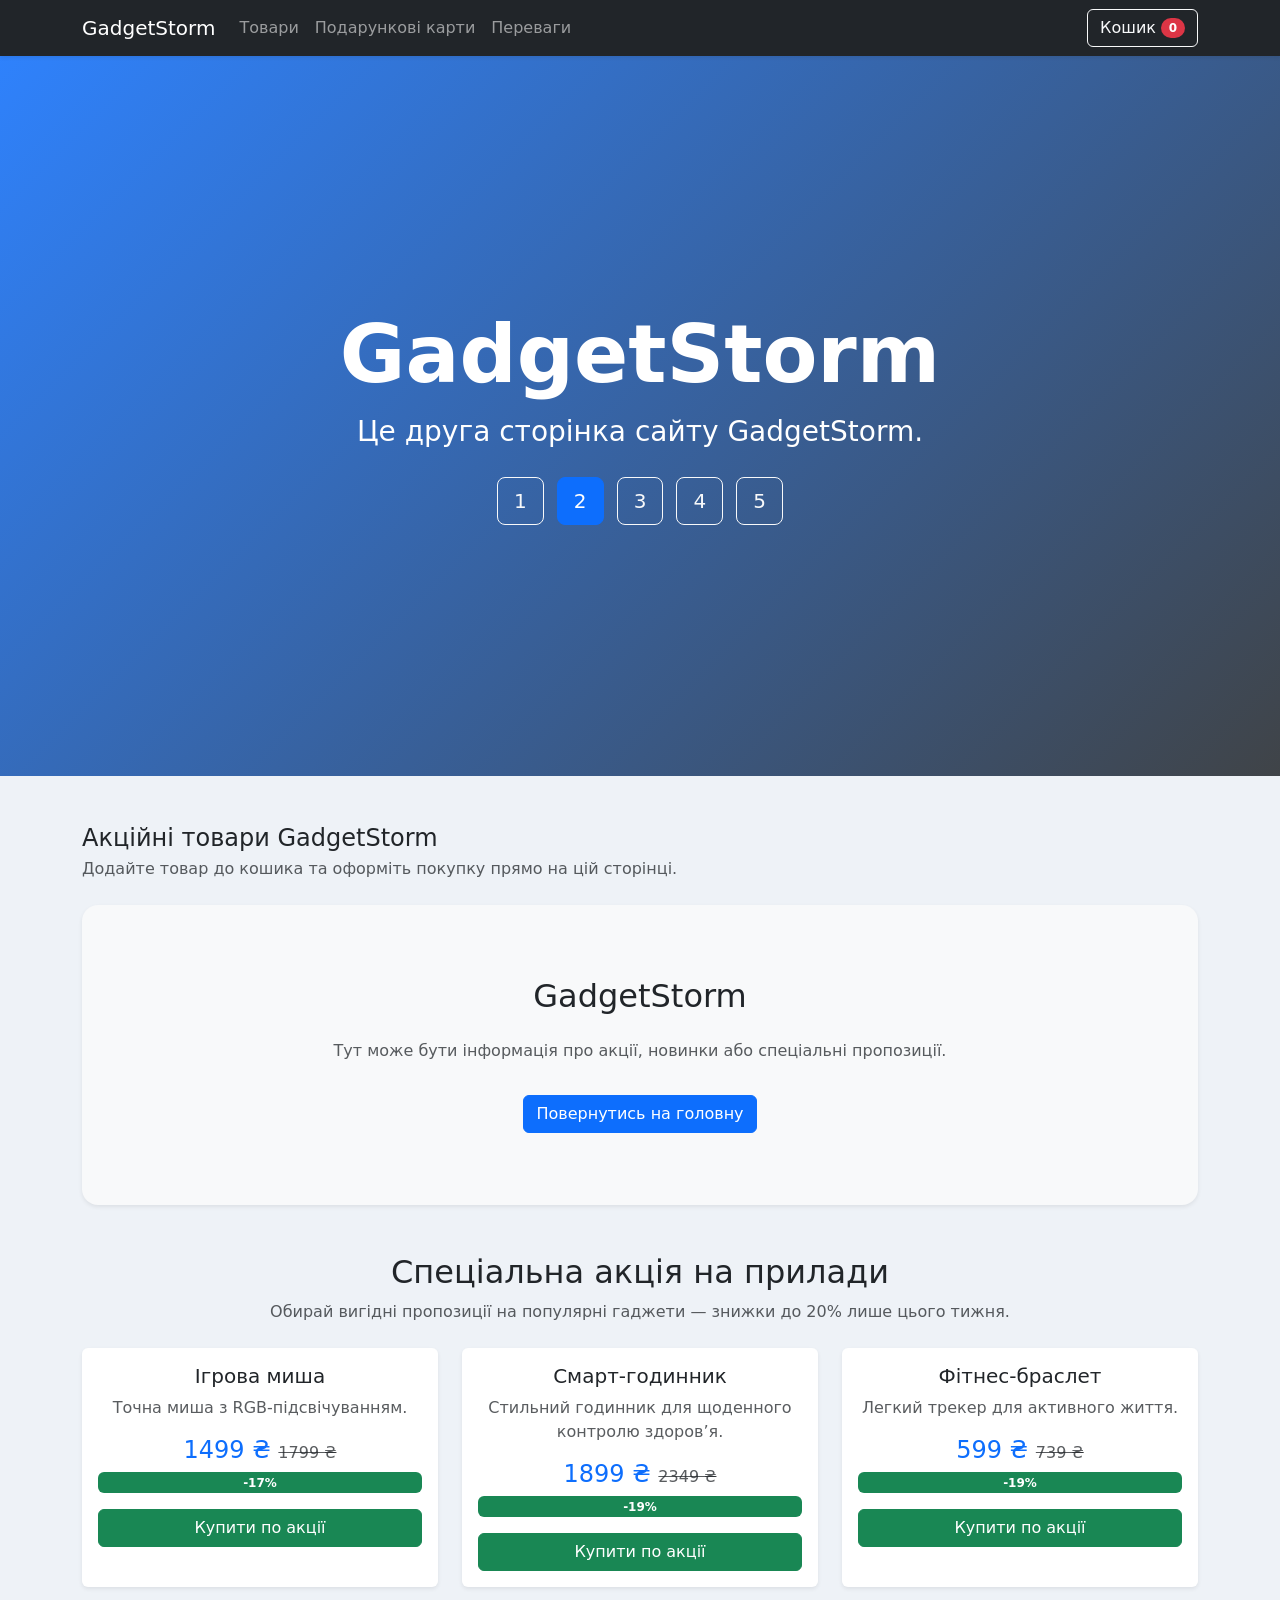
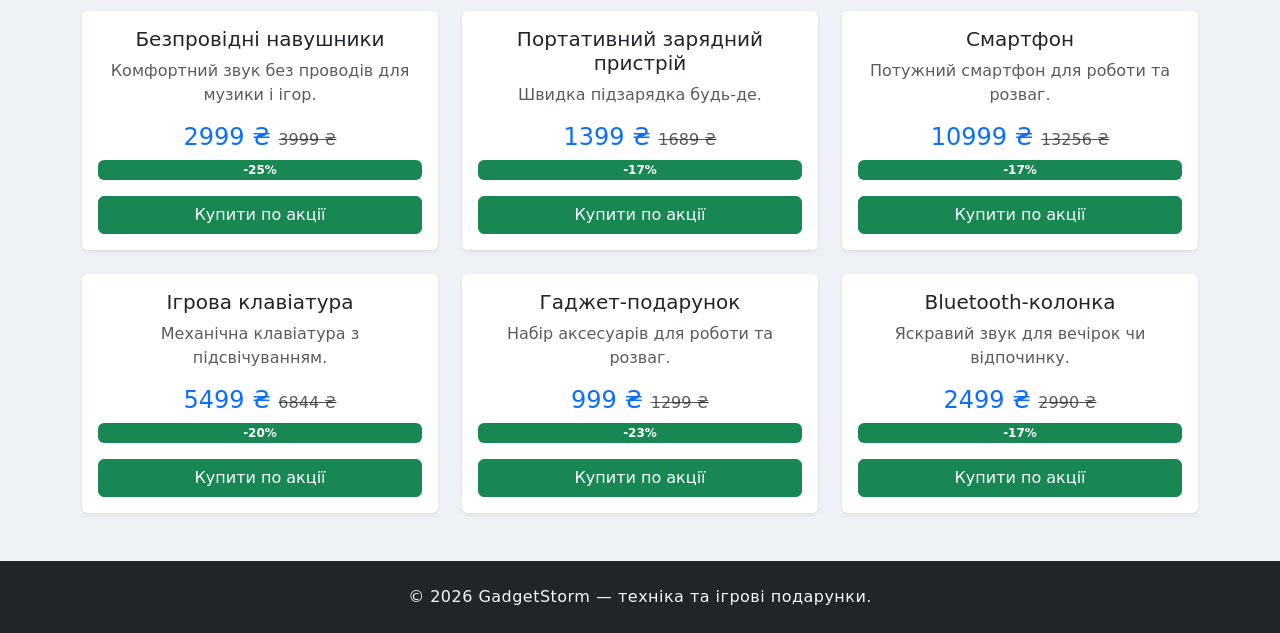
<file: page2.html>
<!doctype html>
<html lang="uk">
  <head>
    <meta charset="utf-8">
    <meta name="viewport" content="width=device-width, initial-scale=1">
    <title>GadgetStorm — Друга сторінка</title>
    <link href="https://cdn.jsdelivr.net/npm/bootstrap@5.3.8/dist/css/bootstrap.min.css" rel="stylesheet" integrity="sha384-sRIl4kxILFvY47J16cr9ZwB07vP4J8+LH7qKQnuqkuIAvNWLzeN8tE5YBujZqJLB" crossorigin="anonymous">
    <link rel="stylesheet" href="style.css">
  </head>
  <body>
    <nav class="navbar navbar-expand-lg navbar-dark bg-dark shadow-sm">
      <div class="container">
        <a class="navbar-brand" href="index.html">GadgetStorm</a>
        <button class="navbar-toggler" type="button" data-bs-toggle="collapse" data-bs-target="#navMenu" aria-controls="navMenu" aria-expanded="false" aria-label="Toggle navigation">
          <span class="navbar-toggler-icon"></span>
        </button>
        <div class="collapse navbar-collapse" id="navMenu">
          <ul class="navbar-nav me-auto mb-2 mb-lg-0">
            <li class="nav-item"><a class="nav-link" href="index.html#products">Товари</a></li>
            <li class="nav-item"><a class="nav-link" href="index.html#giftcards">Подарункові карти</a></li>
            <li class="nav-item"><a class="nav-link" href="index.html#features">Переваги</a></li>
          </ul>
          <div class="d-flex gap-2">
            <button class="btn btn-outline-light position-relative" type="button" data-bs-toggle="offcanvas" data-bs-target="#cartCanvas" aria-controls="cartCanvas">
              Кошик
              <span class="badge bg-danger rounded-pill" id="cartCount">0</span>
            </button>
          </div>
        </div>
      </div>
    </nav>

    <header class="hero text-white d-flex align-items-center">
      <div class="container text-center">
        <h1 class="display-1 fw-bold">GadgetStorm</h1>
        <p class="lead fs-3 mb-4">Це друга сторінка сайту GadgetStorm.</p>
        <a href="index.html" class="btn btn-outline-light btn-lg me-2">1</a>
        <a href="page2.html" class="btn btn-primary btn-lg me-2">2</a>
        <a href="page3.html" class="btn btn-outline-light btn-lg me-2">3</a>
        <a href="page4.html" class="btn btn-outline-light btn-lg me-2">4</a>
        <a href="page5.html" class="btn btn-outline-light btn-lg">5</a>
      </div>
    </header>

    <main class="container my-5">
      <div class="mb-4">
        <h4 class="mb-1">Акційні товари GadgetStorm</h4>
        <p class="text-muted mb-0">Додайте товар до кошика та оформіть покупку прямо на цій сторінці.</p>
      </div>

      <section class="py-5 bg-light rounded-4 shadow-sm text-center">
        <div class="container py-4">
          <h2 class="mb-4">GadgetStorm</h2>
          <p class="text-muted">Тут може бути інформація про акції, новинки або спеціальні пропозиції.</p>
          <a href="index.html" class="btn btn-primary mt-3">Повернутись на головну</a>
        </div>
      </section>

      <section class="mt-5 page2-offers">
        <div class="text-center mb-4">
          <h2>Спеціальна акція на прилади</h2>
          <p class="text-muted">Обирай вигідні пропозиції на популярні гаджети — знижки до 20% лише цього тижня.</p>
        </div>
        <div class="row g-4">
          <div class="col-md-4">
            <div class="card h-100 shadow-sm border-0">
              <div class="card-body text-center">
                <h5 class="card-title">Ігрова миша</h5>
                <p class="card-text text-muted">Точна миша з RGB-підсвічуванням.</p>
                <p class="h4 text-primary">1499 ₴ <span class="text-decoration-line-through text-muted fs-6">1799 ₴</span></p>
                <span class="badge bg-success">-17%</span>
                <button class="btn btn-success w-100 mt-3" type="button" onclick="addToCart(3)">Купити по акції</button>
              </div>
            </div>
          </div>
          <div class="col-md-4">
            <div class="card h-100 shadow-sm border-0">
              <div class="card-body text-center">
                <h5 class="card-title">Смарт-годинник</h5>
                <p class="card-text text-muted">Стильний годинник для щоденного контролю здоров’я.</p>
                <p class="h4 text-primary">1899 ₴ <span class="text-decoration-line-through text-muted fs-6">2349 ₴</span></p>
                <span class="badge bg-success">-19%</span>
                <button class="btn btn-success w-100 mt-3" type="button" onclick="addToCart(5)">Купити по акції</button>
              </div>
            </div>
          </div>
          <div class="col-md-4">
            <div class="card h-100 shadow-sm border-0">
              <div class="card-body text-center">
                <h5 class="card-title">Фітнес-браслет</h5>
                <p class="card-text text-muted">Легкий трекер для активного життя.</p>
                <p class="h4 text-primary">599 ₴ <span class="text-decoration-line-through text-muted fs-6">739 ₴</span></p>
                <span class="badge bg-success">-19%</span>
                <button class="btn btn-success w-100 mt-3" type="button" onclick="addToCart(6)">Купити по акції</button>
              </div>
            </div>
          </div>
          <div class="col-md-4">
            <div class="card h-100 shadow-sm border-0">
              <div class="card-body text-center">
                <h5 class="card-title">Безпровідні навушники</h5>
                <p class="card-text text-muted">Комфортний звук без проводів для музики і ігор.</p>
                <p class="h4 text-primary">2999 ₴ <span class="text-decoration-line-through text-muted fs-6">3999 ₴</span></p>
                <span class="badge bg-success">-25%</span>
                <button class="btn btn-success w-100 mt-3" type="button" onclick="addToCart(2)">Купити по акції</button>
              </div>
            </div>
          </div>
          <div class="col-md-4">
            <div class="card h-100 shadow-sm border-0">
              <div class="card-body text-center">
                <h5 class="card-title">Портативний зарядний пристрій</h5>
                <p class="card-text text-muted">Швидка підзарядка будь-де.</p>
                <p class="h4 text-primary">1399 ₴ <span class="text-decoration-line-through text-muted fs-6">1689 ₴</span></p>
                <span class="badge bg-success">-17%</span>
                <button class="btn btn-success w-100 mt-3" type="button" onclick="addToCart(7)">Купити по акції</button>
              </div>
            </div>
          </div>
          <div class="col-md-4">
            <div class="card h-100 shadow-sm border-0">
              <div class="card-body text-center">
                <h5 class="card-title">Смартфон</h5>
                <p class="card-text text-muted">Потужний смартфон для роботи та розваг.</p>
                <p class="h4 text-primary">10999 ₴ <span class="text-decoration-line-through text-muted fs-6">13256 ₴</span></p>
                <span class="badge bg-success">-17%</span>
                <button class="btn btn-success w-100 mt-3" type="button" onclick="addToCart(8)">Купити по акції</button>
              </div>
            </div>
          </div>
          <div class="col-md-4">
            <div class="card h-100 shadow-sm border-0">
              <div class="card-body text-center">
                <h5 class="card-title">Ігрова клавіатура</h5>
                <p class="card-text text-muted">Механічна клавіатура з підсвічуванням.</p>
                <p class="h4 text-primary">5499 ₴ <span class="text-decoration-line-through text-muted fs-6">6844 ₴</span></p>
                <span class="badge bg-success">-20%</span>
                <button class="btn btn-success w-100 mt-3" type="button" onclick="addToCart(4)">Купити по акції</button>
              </div>
            </div>
          </div>
          <div class="col-md-4">
            <div class="card h-100 shadow-sm border-0">
              <div class="card-body text-center">
                <h5 class="card-title">Гаджет-подарунок</h5>
                <p class="card-text text-muted">Набір аксесуарів для роботи та розваг.</p>
                <p class="h4 text-primary">999 ₴ <span class="text-decoration-line-through text-muted fs-6">1299 ₴</span></p>
                <span class="badge bg-success">-23%</span>
                <button class="btn btn-success w-100 mt-3" type="button" onclick="addToCart(9)">Купити по акції</button>
              </div>
            </div>
          </div>
          <div class="col-md-4">
            <div class="card h-100 shadow-sm border-0">
              <div class="card-body text-center">
                <h5 class="card-title">Bluetooth-колонка</h5>
                <p class="card-text text-muted">Яскравий звук для вечірок чи відпочинку.</p>
                <p class="h4 text-primary">2499 ₴ <span class="text-decoration-line-through text-muted fs-6">2990 ₴</span></p>
                <span class="badge bg-success">-17%</span>
                <button class="btn btn-success w-100 mt-3" type="button" onclick="addToCart(10)">Купити по акції</button>
              </div>
            </div>
          </div>
        </div>
      </section>

      <div class="offcanvas offcanvas-end" tabindex="-1" id="cartCanvas" aria-labelledby="cartCanvasLabel">
        <div class="offcanvas-header">
          <h5 class="offcanvas-title" id="cartCanvasLabel">Кошик покупок</h5>
          <button type="button" class="btn-close text-reset" data-bs-dismiss="offcanvas" aria-label="Закрити"></button>
        </div>
        <div class="offcanvas-body d-flex flex-column">
          <div id="cartItems" class="mb-4"></div>
          <div class="mt-auto">
            <div class="d-flex justify-content-between align-items-center mb-3">
              <span class="fw-semibold">Загалом:</span>
              <span id="cartTotal" class="fs-5">0 ₴</span>
            </div>
            <p class="small text-muted mb-3">Менеджер магазину: <strong>+380961374722</strong></p>
            <button id="checkoutButton" type="button" class="btn btn-success w-100">Оформити замовлення</button>
          </div>
        </div>
      </div>
    </main>

    <footer class="bg-dark text-light py-4 mt-5">
      <div class="container text-center">
        <p class="mb-0">© 2026 GadgetStorm — техніка та ігрові подарунки.</p>
      </div>
    </footer>

    <script src="https://cdn.jsdelivr.net/npm/bootstrap@5.3.8/dist/js/bootstrap.bundle.min.js" integrity="sha384-FKyoEForCGlyvwx9Hj09JcYn3nv7wiPVlz7YYwJrWVcXK/BmnVDxM+D2scQbITxI" crossorigin="anonymous"></script>
    <script src="script.js"></script>
  </body>
</html>
</file>
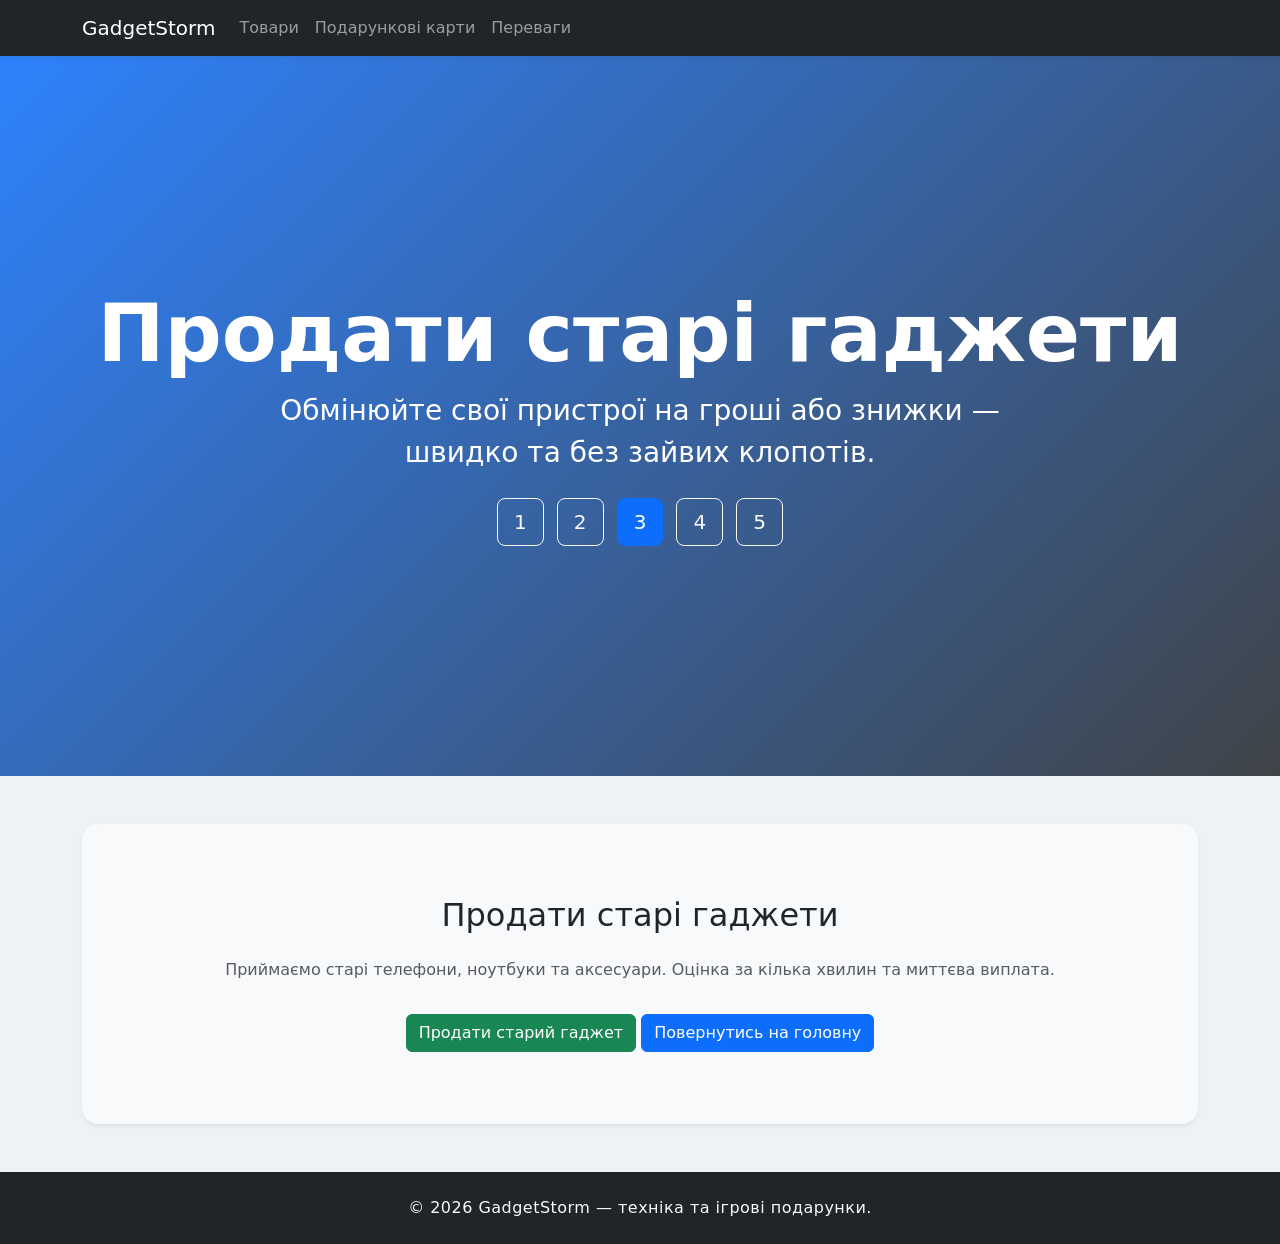
<file: page3.html>
<!doctype html>
<html lang="uk">
  <head>
    <meta charset="utf-8">
    <meta name="viewport" content="width=device-width, initial-scale=1">
    <title>GadgetStorm — Третя сторінка</title>
    <link href="https://cdn.jsdelivr.net/npm/bootstrap@5.3.8/dist/css/bootstrap.min.css" rel="stylesheet" integrity="sha384-sRIl4kxILFvY47J16cr9ZwB07vP4J8+LH7qKQnuqkuIAvNWLzeN8tE5YBujZqJLB" crossorigin="anonymous">
    <link rel="stylesheet" href="style.css">
  </head>
  <body>
    <nav class="navbar navbar-expand-lg navbar-dark bg-dark shadow-sm">
      <div class="container">
        <a class="navbar-brand" href="index.html">GadgetStorm</a>
        <button class="navbar-toggler" type="button" data-bs-toggle="collapse" data-bs-target="#navMenu" aria-controls="navMenu" aria-expanded="false" aria-label="Toggle navigation">
          <span class="navbar-toggler-icon"></span>
        </button>
        <div class="collapse navbar-collapse" id="navMenu">
          <ul class="navbar-nav me-auto mb-2 mb-lg-0">
            <li class="nav-item"><a class="nav-link" href="index.html#products">Товари</a></li>
            <li class="nav-item"><a class="nav-link" href="index.html#giftcards">Подарункові карти</a></li>
            <li class="nav-item"><a class="nav-link" href="index.html#features">Переваги</a></li>
          </ul>
        </div>
      </div>
    </nav>

    <header class="hero text-white d-flex align-items-center">
      <div class="container text-center">
        <h1 class="display-1 fw-bold">Продати старі гаджети</h1>
        <p class="lead fs-3 mb-4">Обмінюйте свої пристрої на гроші або знижки — швидко та без зайвих клопотів.</p>
        <a href="index.html" class="btn btn-outline-light btn-lg me-2">1</a>
        <a href="page2.html" class="btn btn-outline-light btn-lg me-2">2</a>
        <a href="page3.html" class="btn btn-primary btn-lg me-2">3</a>
        <a href="page4.html" class="btn btn-outline-light btn-lg me-2">4</a>
        <a href="page5.html" class="btn btn-outline-light btn-lg">5</a>
      </div>
    </header>

    <main class="container my-5">
      <section class="py-5 bg-light rounded-4 shadow-sm text-center">
        <div class="container py-4">
          <h2 class="mb-4">Продати старі гаджети</h2>
          <p class="text-muted">Приймаємо старі телефони, ноутбуки та аксесуари. Оцінка за кілька хвилин та миттєва виплата.</p>
          <button id="sellButton" class="btn btn-success mt-3">Продати старий гаджет</button>

          <div id="sellForm" class="mt-4" style="display:none;">
            <div class="card border-0 shadow-sm mx-auto" style="max-width: 560px;">
              <div class="card-body text-start">
                <h5 class="card-title">Додай інформацію</h5>
                <div class="mb-3">
                  <label for="phoneModel" class="form-label">Введіть модель смартфона</label>
                  <input type="text" class="form-control" id="phoneModel" placeholder="Наприклад, iPhone 12">
                </div>
                <div class="mb-3">
                  <label for="offerPrice" class="form-label">Ціну, яку пропонуєте</label>
                  <input type="number" class="form-control" id="offerPrice" placeholder="Наприклад, 4500" min="0">
                </div>
                <div class="mb-3">
                  <label for="cardNumber" class="form-label">Введіть номер кредитної картки</label>
                  <input type="text" class="form-control" id="cardNumber" placeholder="1234 5678 9012 3456" maxlength="19">
                </div>
                <button id="submitOffer" class="btn btn-primary">Надіслати пропозицію</button>
                <div id="offerMessage" class="mt-3 text-success" style="display:none;"></div>
              </div>
            </div>
          </div>

          <a href="index.html" class="btn btn-primary mt-3">Повернутись на головну</a>
        </div>
      </section>
    </main>

    <footer class="bg-dark text-light py-4 mt-5">
      <div class="container text-center">
        <p class="mb-0">© 2026 GadgetStorm — техніка та ігрові подарунки.</p>
      </div>
    </footer>

    <script>
      const sellButton = document.getElementById('sellButton');
      const sellForm = document.getElementById('sellForm');
      const submitOffer = document.getElementById('submitOffer');
      const offerMessage = document.getElementById('offerMessage');

      if (sellButton) {
        sellButton.addEventListener('click', () => {
          sellForm.style.display = sellForm.style.display === 'none' ? 'block' : 'none';
          offerMessage.style.display = 'none';
        });
      }

      if (submitOffer) {
        submitOffer.addEventListener('click', () => {
          const model = document.getElementById('phoneModel').value.trim();
          const price = document.getElementById('offerPrice').value.trim();
          const cardNumber = document.getElementById('cardNumber').value.trim();
          if (!model || !price || !cardNumber) {
            alert('Будь ласка, введіть модель, ціну та номер картки.');
            return;
          }
          offerMessage.textContent = `Дякуємо! Ваша пропозиція на ${model} за ${price} ₴ отримана. Картка: ${cardNumber}`;
          offerMessage.style.display = 'block';
        });
      }
    </script>
    <script src="https://cdn.jsdelivr.net/npm/bootstrap@5.3.8/dist/js/bootstrap.bundle.min.js" integrity="sha384-FKyoEForCGlyvwx9Hj09JcYn3nv7wiPVlz7YYwJrWVcXK/BmnVDxM+D2scQbITxI" crossorigin="anonymous"></script>
  </body>
</html>
</file>
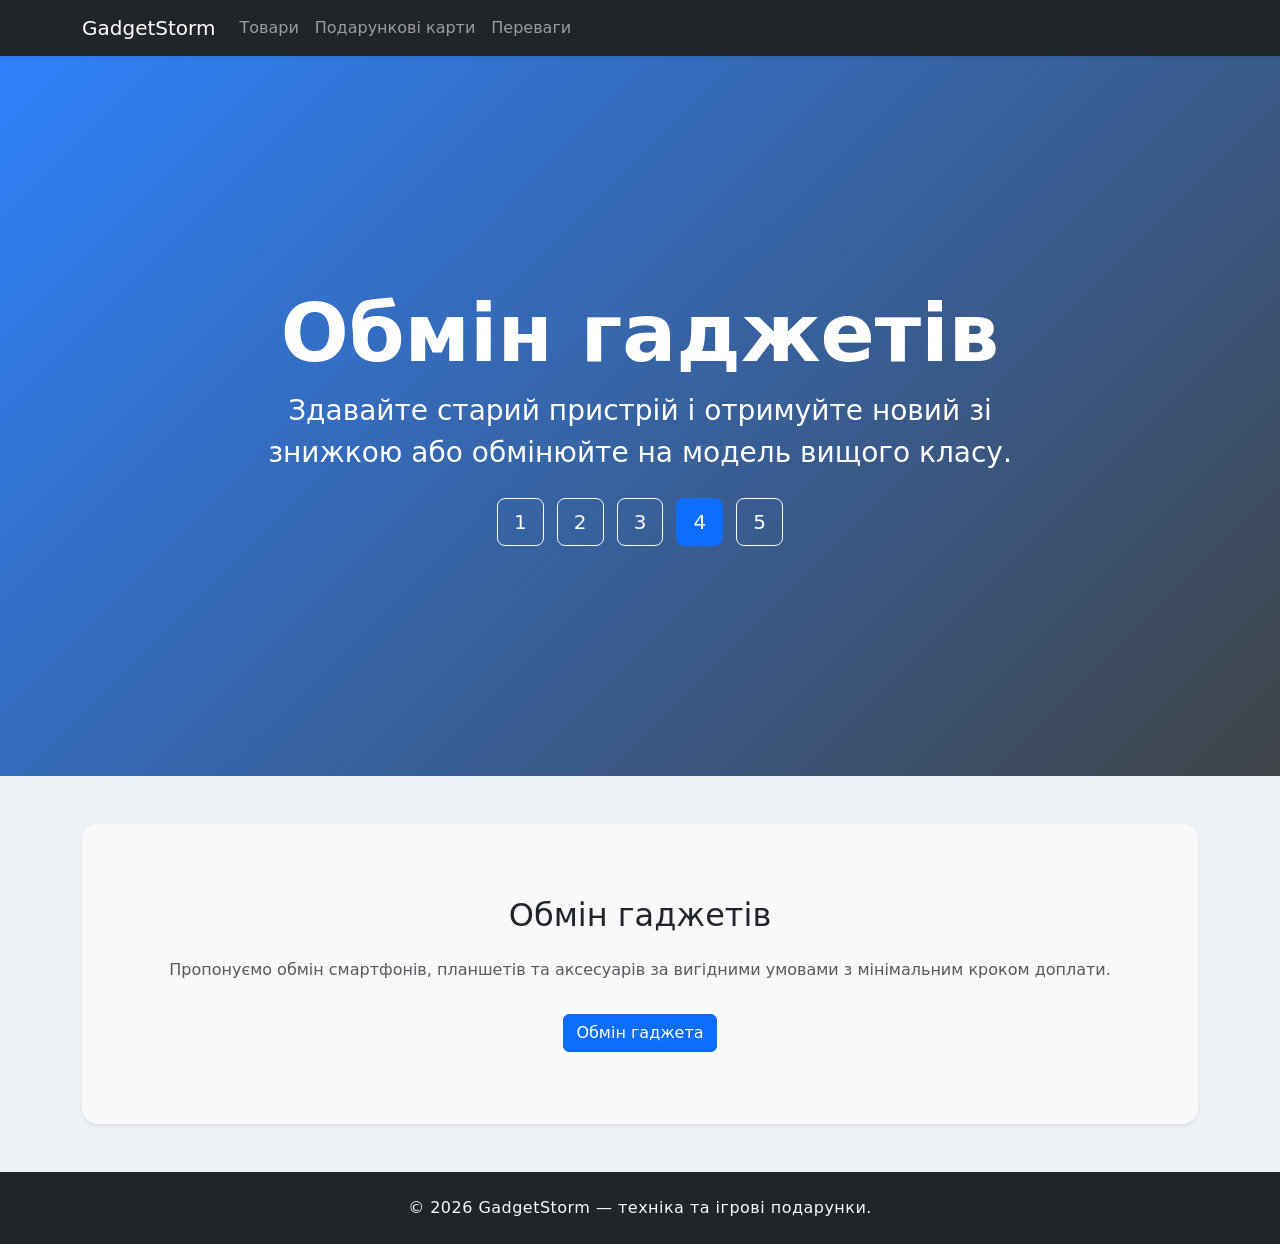
<file: page4.html>
<!doctype html>
<html lang="uk">
  <head>
    <meta charset="utf-8">
    <meta name="viewport" content="width=device-width, initial-scale=1">
    <title>GadgetStorm — Четверта сторінка</title>
    <link href="https://cdn.jsdelivr.net/npm/bootstrap@5.3.8/dist/css/bootstrap.min.css" rel="stylesheet" integrity="sha384-sRIl4kxILFvY47J16cr9ZwB07vP4J8+LH7qKQnuqkuIAvNWLzeN8tE5YBujZqJLB" crossorigin="anonymous">
    <link rel="stylesheet" href="style.css">
  </head>
  <body>
    <nav class="navbar navbar-expand-lg navbar-dark bg-dark shadow-sm">
      <div class="container">
        <a class="navbar-brand" href="index.html">GadgetStorm</a>
        <button class="navbar-toggler" type="button" data-bs-toggle="collapse" data-bs-target="#navMenu" aria-controls="navMenu" aria-expanded="false" aria-label="Toggle navigation">
          <span class="navbar-toggler-icon"></span>
        </button>
        <div class="collapse navbar-collapse" id="navMenu">
          <ul class="navbar-nav me-auto mb-2 mb-lg-0">
            <li class="nav-item"><a class="nav-link" href="index.html#products">Товари</a></li>
            <li class="nav-item"><a class="nav-link" href="index.html#giftcards">Подарункові карти</a></li>
            <li class="nav-item"><a class="nav-link" href="index.html#features">Переваги</a></li>
          </ul>
        </div>
      </div>
    </nav>

    <header class="hero text-white d-flex align-items-center">
      <div class="container text-center">
        <h1 class="display-1 fw-bold">Обмін гаджетів</h1>
        <p class="lead fs-3 mb-4">Здавайте старий пристрій і отримуйте новий зі знижкою або обмінюйте на модель вищого класу.</p>
        <a href="index.html" class="btn btn-outline-light btn-lg me-2">1</a>
        <a href="page2.html" class="btn btn-outline-light btn-lg me-2">2</a>
        <a href="page3.html" class="btn btn-outline-light btn-lg me-2">3</a>
        <a href="page4.html" class="btn btn-primary btn-lg me-2">4</a>
        <a href="page5.html" class="btn btn-outline-light btn-lg">5</a>
      </div>
    </header>

    <main class="container my-5">
      <section class="py-5 bg-light rounded-4 shadow-sm text-center">
        <div class="container py-4">
          <h2 class="mb-4">Обмін гаджетів</h2>
          <p class="text-muted">Пропонуємо обмін смартфонів, планшетів та аксесуарів за вигідними умовами з мінімальним кроком доплати.</p>
          <button class="btn btn-primary mt-3" type="button" data-bs-toggle="collapse" data-bs-target="#exchangeForm" aria-expanded="false" aria-controls="exchangeForm">
            Обмін гаджета
          </button>

          <div class="collapse mt-4" id="exchangeForm">
            <div class="card card-body mx-auto" style="max-width: 600px;">
              <form>
                <div class="mb-3 text-start">
                  <label for="desiredModel" class="form-label">Модель телефону, який хотіли б отримати</label>
                  <input type="text" class="form-control" id="desiredModel" placeholder="Наприклад, iPhone 15 або Samsung Galaxy S25">
                </div>
                <div class="mb-3 text-start">
                  <label for="currentModel" class="form-label">Ваша модель телефону</label>
                  <input type="text" class="form-control" id="currentModel" placeholder="Наприклад, Xiaomi Redmi Note 12">
                </div>
                <button type="submit" class="btn btn-success w-100">Надіслати заявку на обмін</button>
              </form>
            </div>
          </div>
        </div>
      </section>
    </main>

    <footer class="bg-dark text-light py-4 mt-5">
      <div class="container text-center">
        <p class="mb-0">© 2026 GadgetStorm — техніка та ігрові подарунки.</p>
      </div>
    </footer>

    <script src="https://cdn.jsdelivr.net/npm/bootstrap@5.3.8/dist/js/bootstrap.bundle.min.js" integrity="sha384-FKyoEForCGlyvwx9Hj09JcYn3nv7wiPVlz7YYwJrWVcXK/BmnVDxM+D2scQbITxI" crossorigin="anonymous"></script>
  </body>
</html>
</file>
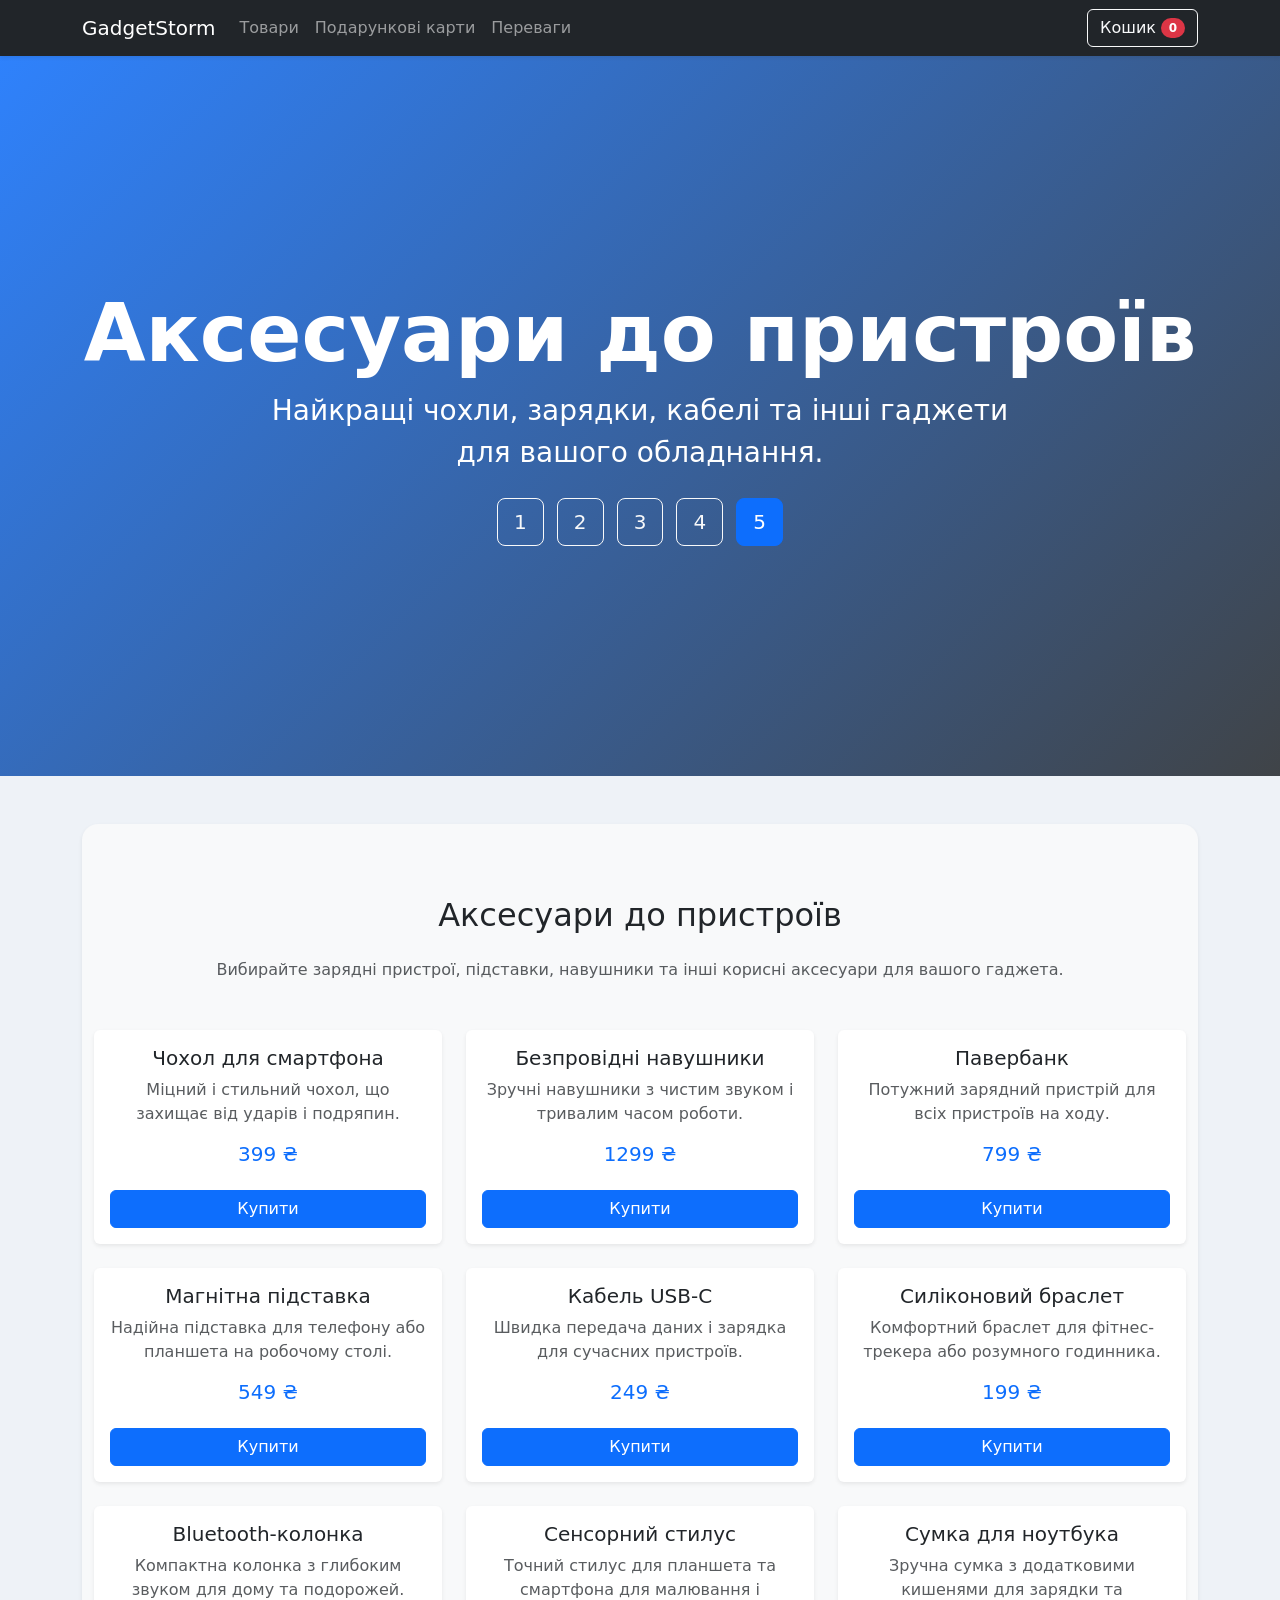
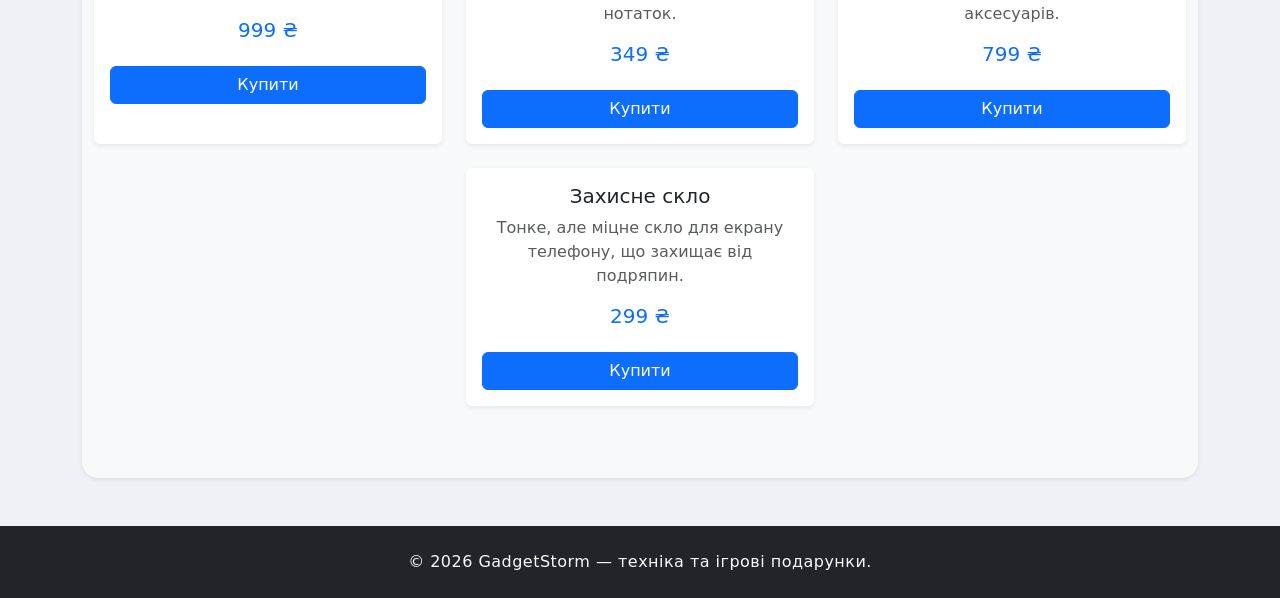
<file: page5.html>
<!doctype html>
<html lang="uk">
  <head>
    <meta charset="utf-8">
    <meta name="viewport" content="width=device-width, initial-scale=1">
    <title>GadgetStorm — П’ята сторінка</title>
    <link href="https://cdn.jsdelivr.net/npm/bootstrap@5.3.8/dist/css/bootstrap.min.css" rel="stylesheet" integrity="sha384-sRIl4kxILFvY47J16cr9ZwB07vP4J8+LH7qKQnuqkuIAvNWLzeN8tE5YBujZqJLB" crossorigin="anonymous">
    <link rel="stylesheet" href="style.css">
  </head>
  <body>
    <nav class="navbar navbar-expand-lg navbar-dark bg-dark shadow-sm">
      <div class="container">
        <a class="navbar-brand" href="index.html">GadgetStorm</a>
        <button class="navbar-toggler" type="button" data-bs-toggle="collapse" data-bs-target="#navMenu" aria-controls="navMenu" aria-expanded="false" aria-label="Toggle navigation">
          <span class="navbar-toggler-icon"></span>
        </button>
        <div class="collapse navbar-collapse" id="navMenu">
          <ul class="navbar-nav me-auto mb-2 mb-lg-0">
            <li class="nav-item"><a class="nav-link" href="index.html#products">Товари</a></li>
            <li class="nav-item"><a class="nav-link" href="index.html#giftcards">Подарункові карти</a></li>
            <li class="nav-item"><a class="nav-link" href="index.html#features">Переваги</a></li>
          </ul>
          <div class="d-flex gap-2">
            <button class="btn btn-outline-light position-relative" type="button" data-bs-toggle="offcanvas" data-bs-target="#cartCanvas" aria-controls="cartCanvas">
              Кошик
              <span class="badge bg-danger rounded-pill" id="cartCount">0</span>
            </button>
          </div>
        </div>
      </div>
    </nav>

    <header class="hero text-white d-flex align-items-center">
      <div class="container text-center">
        <h1 class="display-1 fw-bold">Аксесуари до пристроїв</h1>
        <p class="lead fs-3 mb-4">Найкращі чохли, зарядки, кабелі та інші гаджети для вашого обладнання.</p>
        <a href="index.html" class="btn btn-outline-light btn-lg me-2">1</a>
        <a href="page2.html" class="btn btn-outline-light btn-lg me-2">2</a>
        <a href="page3.html" class="btn btn-outline-light btn-lg me-2">3</a>
        <a href="page4.html" class="btn btn-outline-light btn-lg me-2">4</a>
        <a href="page5.html" class="btn btn-primary btn-lg">5</a>
      </div>
    </header>

    <main class="container my-5">
      <section class="py-5 bg-light rounded-4 shadow-sm">
        <div class="container py-4 text-center">
          <h2 class="mb-4">Аксесуари до пристроїв</h2>
          <p class="text-muted mb-5">Вибирайте зарядні пристрої, підставки, навушники та інші корисні аксесуари для вашого гаджета.</p>
          <div class="row g-4 justify-content-center" id="accessoriesGrid">
            <div class="col-md-4">
              <div class="card h-100 shadow-sm border-0">
                <div class="card-body text-center">
                  <h5 class="card-title">Чохол для смартфона</h5>
                  <p class="card-text text-muted">Міцний і стильний чохол, що захищає від ударів і подряпин.</p>
                  <p class="h5 text-primary">399 ₴</p>
                </div>
              </div>
            </div>
            <div class="col-md-4">
              <div class="card h-100 shadow-sm border-0">
                <div class="card-body text-center">
                  <h5 class="card-title">Безпровідні навушники</h5>
                  <p class="card-text text-muted">Зручні навушники з чистим звуком і тривалим часом роботи.</p>
                  <p class="h5 text-primary">1299 ₴</p>
                </div>
              </div>
            </div>
            <div class="col-md-4">
              <div class="card h-100 shadow-sm border-0">
                <div class="card-body text-center">
                  <h5 class="card-title">Павербанк</h5>
                  <p class="card-text text-muted">Потужний зарядний пристрій для всіх пристроїв на ходу.</p>
                  <p class="h5 text-primary">799 ₴</p>
                </div>
              </div>
            </div>
            <div class="col-md-4">
              <div class="card h-100 shadow-sm border-0">
                <div class="card-body text-center">
                  <h5 class="card-title">Магнітна підставка</h5>
                  <p class="card-text text-muted">Надійна підставка для телефону або планшета на робочому столі.</p>
                  <p class="h5 text-primary">549 ₴</p>
                </div>
              </div>
            </div>
            <div class="col-md-4">
              <div class="card h-100 shadow-sm border-0">
                <div class="card-body text-center">
                  <h5 class="card-title">Кабель USB-C</h5>
                  <p class="card-text text-muted">Швидка передача даних і зарядка для сучасних пристроїв.</p>
                  <p class="h5 text-primary">249 ₴</p>
                </div>
              </div>
            </div>
            <div class="col-md-4">
              <div class="card h-100 shadow-sm border-0">
                <div class="card-body text-center">
                  <h5 class="card-title">Силіконовий браслет</h5>
                  <p class="card-text text-muted">Комфортний браслет для фітнес-трекера або розумного годинника.</p>
                  <p class="h5 text-primary">199 ₴</p>
                </div>
              </div>
            </div>
            <div class="col-md-4">
              <div class="card h-100 shadow-sm border-0">
                <div class="card-body text-center">
                  <h5 class="card-title">Bluetooth-колонка</h5>
                  <p class="card-text text-muted">Компактна колонка з глибоким звуком для дому та подорожей.</p>
                  <p class="h5 text-primary">999 ₴</p>
                </div>
              </div>
            </div>
            <div class="col-md-4">
              <div class="card h-100 shadow-sm border-0">
                <div class="card-body text-center">
                  <h5 class="card-title">Сенсорний стилус</h5>
                  <p class="card-text text-muted">Точний стилус для планшета та смартфона для малювання і нотаток.</p>
                  <p class="h5 text-primary">349 ₴</p>
                </div>
              </div>
            </div>
            <div class="col-md-4">
              <div class="card h-100 shadow-sm border-0">
                <div class="card-body text-center">
                  <h5 class="card-title">Сумка для ноутбука</h5>
                  <p class="card-text text-muted">Зручна сумка з додатковими кишенями для зарядки та аксесуарів.</p>
                  <p class="h5 text-primary">799 ₴</p>
                </div>
              </div>
            </div>
            <div class="col-md-4">
              <div class="card h-100 shadow-sm border-0">
                <div class="card-body text-center">
                  <h5 class="card-title">Захисне скло</h5>
                  <p class="card-text text-muted">Тонке, але міцне скло для екрану телефону, що захищає від подряпин.</p>
                  <p class="h5 text-primary">299 ₴</p>
                </div>
              </div>
            </div>
          </div>
        </div>
      </section>
    </main>

      <div class="offcanvas offcanvas-end" tabindex="-1" id="cartCanvas" aria-labelledby="cartCanvasLabel">
        <div class="offcanvas-header">
          <h5 class="offcanvas-title" id="cartCanvasLabel">Кошик покупок</h5>
          <button type="button" class="btn-close text-reset" data-bs-dismiss="offcanvas" aria-label="Закрити"></button>
        </div>
        <div class="offcanvas-body d-flex flex-column">
          <div id="cartItems" class="mb-4"></div>
          <div class="mt-auto">
            <div class="d-flex justify-content-between align-items-center mb-3">
              <span class="fw-semibold">Загалом:</span>
              <span id="cartTotal" class="fs-5">0 ₴</span>
            </div>
            <p class="small text-muted mb-3">Менеджер магазину: <strong>+380961374722</strong></p>
            <button id="checkoutButton" type="button" class="btn btn-success w-100">Оформити замовлення</button>
          </div>
        </div>
      </div>
    </main>

    <footer class="bg-dark text-light py-4 mt-5">
      <div class="container text-center">
        <p class="mb-0">© 2026 GadgetStorm — техніка та ігрові подарунки.</p>
      </div>
    </footer>

    <script src="https://cdn.jsdelivr.net/npm/bootstrap@5.3.8/dist/js/bootstrap.bundle.min.js" integrity="sha384-FKyoEForCGlyvwx9Hj09JcYn3nv7wiPVlz7YYwJrWVcXK/BmnVDxM+D2scQbITxI" crossorigin="anonymous"></script>
    <script src="script.js"></script>
    <script>
      document.addEventListener('DOMContentLoaded', () => {
        const grid = document.getElementById('accessoriesGrid');
        if (!grid) return;

        const cards = grid.querySelectorAll('.card');
        cards.forEach((card, index) => {
          if (card.querySelector('.buy-btn')) return;

          const button = document.createElement('button');
          button.type = 'button';
          button.className = 'btn btn-primary w-100 mt-3 buy-btn';
          button.textContent = 'Купити';
          button.onclick = () => addToCart(11 + index);

          const body = card.querySelector('.card-body');
          if (body) {
            body.appendChild(button);
          }
        });
      });
    </script>
  </body>
</html>
</file>
<file: style.css>
:root {
  --brand: #0d6efd;
  --bg-soft: #eef2f7;
  --hero-image: linear-gradient(135deg, rgba(13, 110, 253, 0.85), rgba(33, 37, 41, 0.85)), url('https://images.unsplash.com/photo-1518770660439-4636190af475?auto=format&fit=crop&w=1800&q=80');
}

html {
  scroll-behavior: smooth;
}

body {
  font-family: 'Inter', system-ui, sans-serif;
  background: var(--bg-soft);
  color: #212529;
}

.hero {
  min-height: 720px;
  background: var(--hero-image);
  background-size: cover;
  background-position: center;
  display: flex;
  align-items: center;
}

.hero .lead {
  max-width: 760px;
  margin: 0 auto;
}

.product-card {
  transition: transform 0.25s ease, box-shadow 0.25s ease;
}

.product-card:hover {
  transform: translateY(-10px);
  box-shadow: 0 24px 48px rgba(0, 0, 0, 0.14);
}

.page2-offers .card-body {
  display: flex;
  flex-direction: column;
}

.page2-offers .card-body .btn {
  margin-top: auto;
}

.product-image {
  height: 220px;
  object-fit: cover;
}

.product-price {
  font-size: 1.2rem;
  font-weight: 800;
}

.feature-card {
  background: #ffffff;
}

.feature-icon {
  font-size: 2.5rem;
}

.theme-dark {
  background: #121214;
  color: #f8f9fa;
}

.theme-dark .navbar,
.theme-dark footer,
.theme-dark .feature-card,
.theme-dark .product-card,
.theme-dark .modal-content {
  background: #1f2125;
  color: #f8f9fa;
}

.theme-dark .text-muted {
  color: #adb5bd !important;
}

.theme-dark .btn-outline-light {
  color: #f8f9fa;
  border-color: #f8f9fa;
}

.theme-dark .btn-outline-light:hover {
  background: rgba(248, 249, 250, 0.08);
}

.large-text {
  font-size: 1.15rem;
}

.modal-body {
  min-height: 240px;
}

.cart-item {
  border-bottom: 1px solid #dee2e6;
  padding-bottom: 1rem;
  margin-bottom: 1rem;
}

.cart-item:last-child {
  border-bottom: none;
  margin-bottom: 0;
  padding-bottom: 0;
}

.cart-empty {
  text-align: center;
  color: #6c757d;
}

footer {
  letter-spacing: 0.03em;
}
</file>
